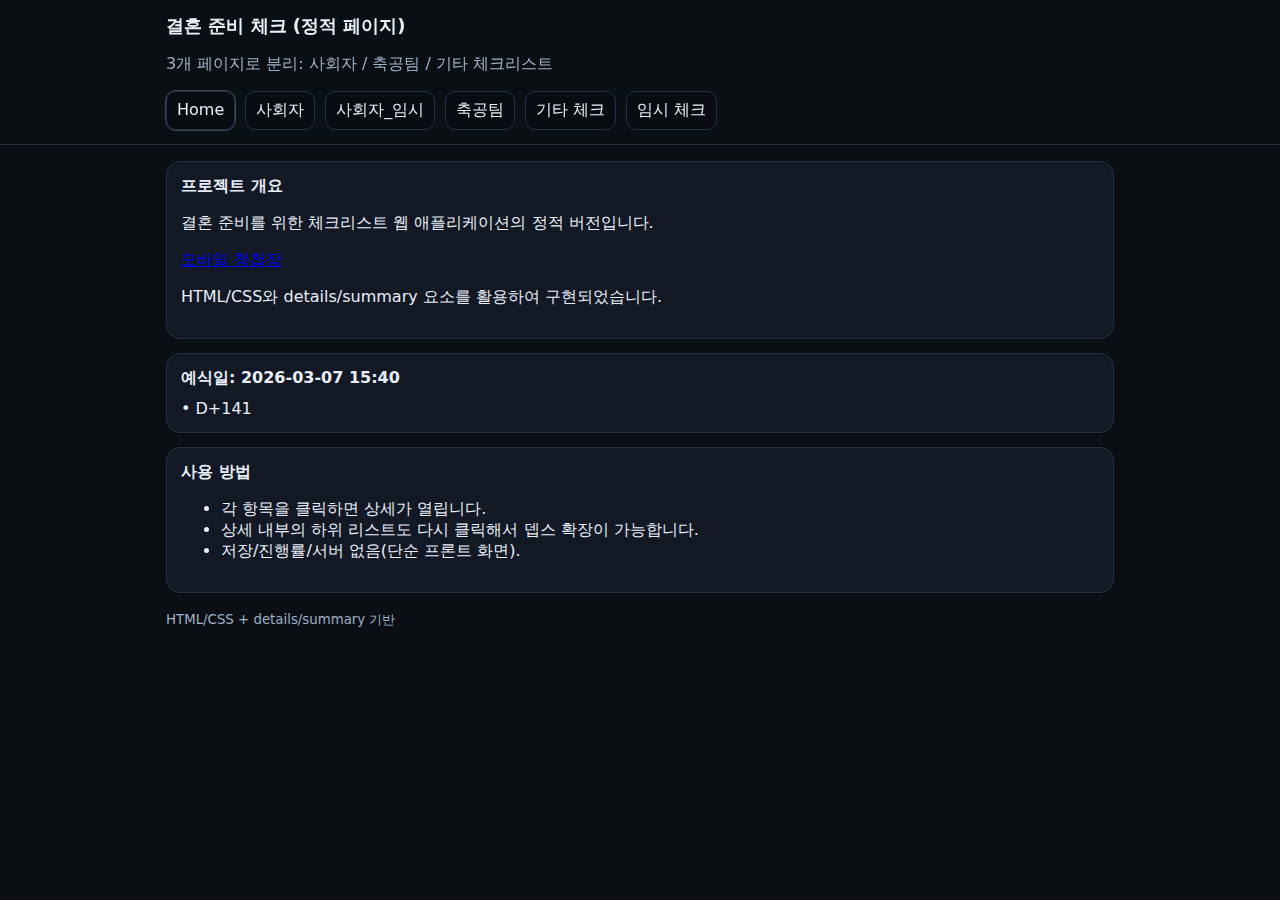
<file: index.html>
<!doctype html>
<html lang="ko">

<head>
  <meta charset="utf-8" />
  <meta name="viewport" content="width=device-width, initial-scale=1" />
  <title>결혼 준비 체크</title>
  <link rel="stylesheet" href="./styles.css" />
</head>

<body>
  <header class="topbar">
    <div class="topbar__inner">
      <h1>결혼 준비 체크 (정적 페이지)</h1>
      <p class="muted">3개 페이지로 분리: 사회자 / 축공팀 / 기타 체크리스트</p>
      <nav class="nav nav--scroll">

        <a class="active" href="./">Home</a>
        <a href="./mc.html">사회자</a>
        <a href="./mc_temp.html">사회자_임시</a>
        <a href="./performance.html">축공팀</a>
        <a href="./checklist.html">기타 체크</a>
        <a href="./temp_index.html">임시 체크</a>
      </nav>
    </div>
  </header>

  <main class="container">
    <section class="card">
      <h2>프로젝트 개요</h2>
      <p>결혼 준비를 위한 체크리스트 웹 애플리케이션의 정적 버전입니다.</p>
      <a href="https://mcard.itscard.co.kr/jaynhanna"> 모바일 청첩장 </a><br />
      <p>HTML/CSS와 details/summary 요소를 활용하여 구현되었습니다.</p>
    </section>
    <section class="card">
      <h2 id="weddingDateText" data-wedding-date="2026-03-07">예식일: 2026-03-07 15:40</h2>
      <span class="dot">•</span>
      <span id="ddayText">D-</span>
    </section>
    <section class="card">
      <h2>사용 방법</h2>
      <ul>
        <li>각 항목을 클릭하면 상세가 열립니다.</li>
        <li>상세 내부의 하위 리스트도 다시 클릭해서 뎁스 확장이 가능합니다.</li>
        <li>저장/진행률/서버 없음(단순 프론트 화면).</li>
      </ul>
    </section>
  </main>

  <footer class="footer">
    <small class="muted">HTML/CSS + details/summary 기반</small>
  </footer>
  <script src="./dday.js"></script>
</body>

</html>
</file>
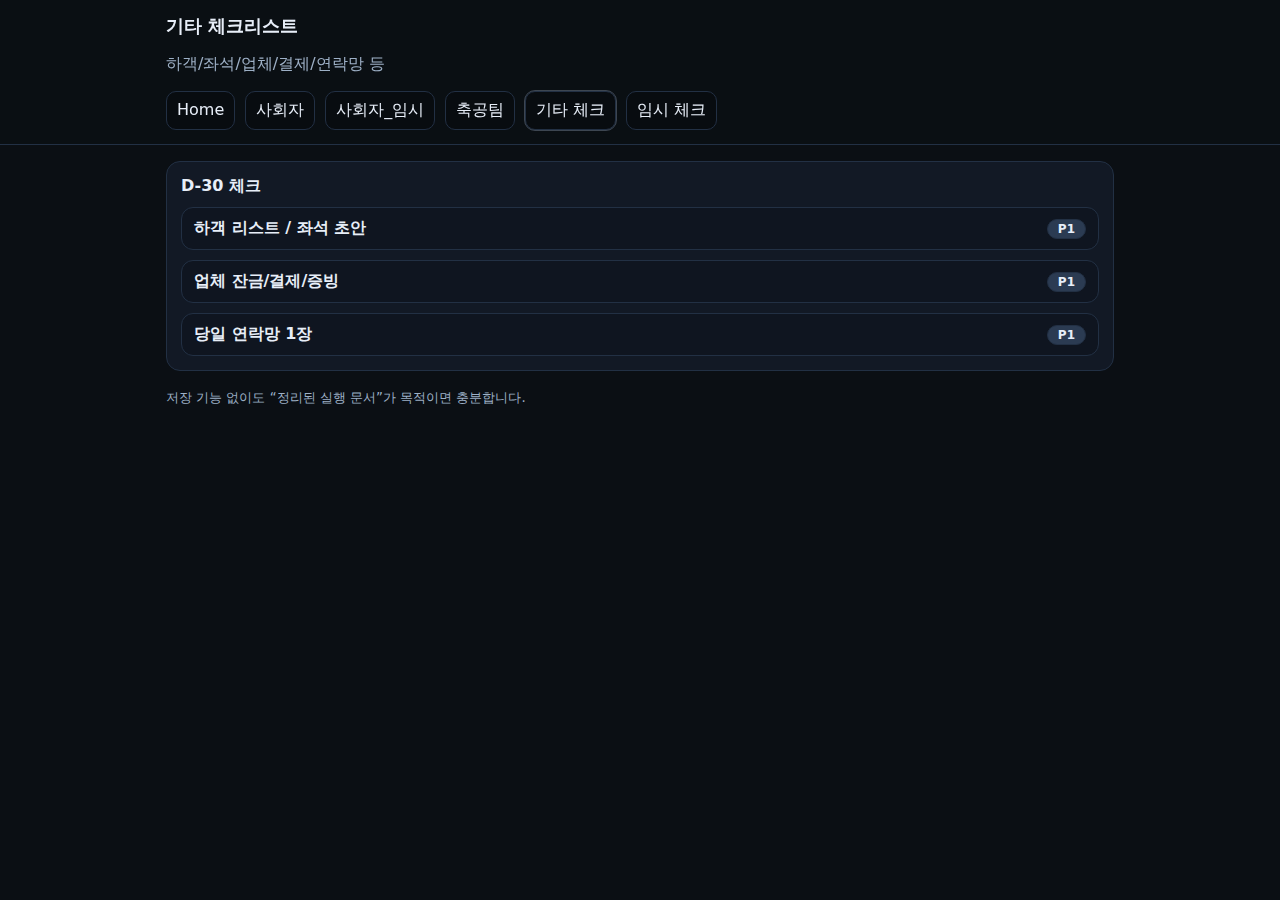
<file: checklist.html>
<!doctype html>
<html lang="ko">
<head>
  <meta charset="utf-8" />
  <meta name="viewport" content="width=device-width, initial-scale=1" />
  <title>기타 체크리스트</title>
  <link rel="stylesheet" href="./styles.css" />
</head>
<body>
  <header class="topbar">
    <div class="topbar__inner">
      <h1>기타 체크리스트</h1>
      <p class="muted">하객/좌석/업체/결제/연락망 등</p>
      <nav class="nav nav--scroll">
        <a href="./">Home</a>
        <a href="./mc.html">사회자</a>
        <a href="./mc_temp.html">사회자_임시</a>
        <a href="./performance.html">축공팀</a>
        <a class="active" href="./checklist.html">기타 체크</a>
        <a href="./temp_index.html">임시 체크</a>
      </nav>
    </div>
  </header>

  <main class="container">
    <section class="card">
      <h2>D-30 체크</h2>

      <ul class="tree">
        <li class="node">
          <details>
            <summary>
              <span class="title">하객 리스트 / 좌석 초안</span>
              <span class="tag">P1</span>
            </summary>
            <div class="detail">
              <ul class="tree child">
                <li class="node">
                  <details>
                    <summary>
                      <span class="title">명단(연락처 포함)</span>
                      <span class="tag">LIST</span>
                    </summary>
                    <div class="detail">
                      <p>가족/친구/직장 분류 + 누락 방지용 체크.</p>
                    </div>
                  </details>
                </li>
                <li class="node">
                  <details>
                    <summary>
                      <span class="title">특이사항(알레르기/유아/채식)</span>
                      <span class="tag">INFO</span>
                    </summary>
                    <div class="detail">
                      <p>식장에 전달 가능한 표 형태로 정리.</p>
                    </div>
                  </details>
                </li>
              </ul>
            </div>
          </details>
        </li>

        <li class="node">
          <details>
            <summary>
              <span class="title">업체 잔금/결제/증빙</span>
              <span class="tag">P1</span>
            </summary>
            <div class="detail">
              <ul>
                <li>잔금일/금액/입금 계좌/담당자</li>
                <li>현금영수증/세금계산서 등 증빙 방식</li>
                <li>당일 결제 항목 유무</li>
              </ul>
            </div>
          </details>
        </li>

        <li class="node">
          <details>
            <summary>
              <span class="title">당일 연락망 1장</span>
              <span class="tag">P1</span>
            </summary>
            <div class="detail">
              <p>사회자/음향/식장담당/사진/영상/축가/축공 핵심 연락처만.</p>
            </div>
          </details>
        </li>
      </ul>
    </section>
  </main>

  <footer class="footer">
    <small class="muted">저장 기능 없이도 “정리된 실행 문서”가 목적이면 충분합니다.</small>
  </footer>
</body>
</html>
</file>
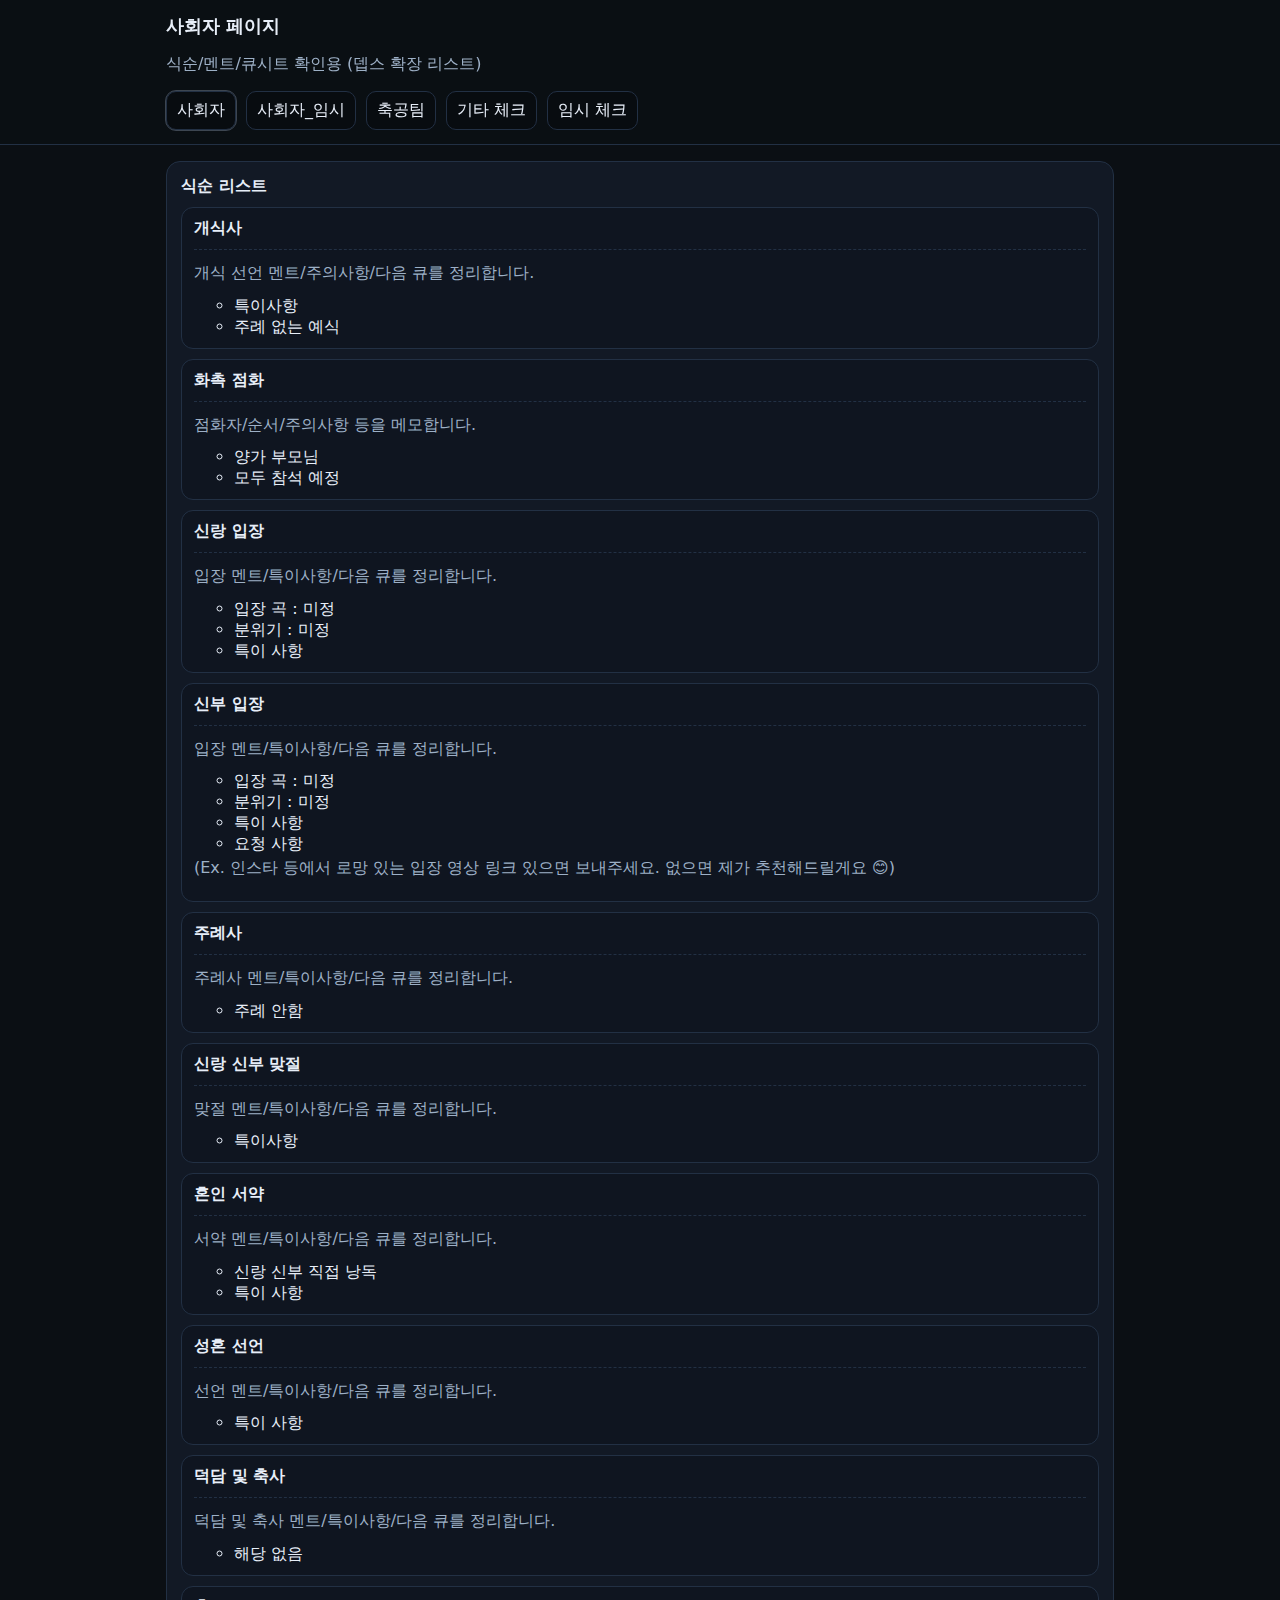
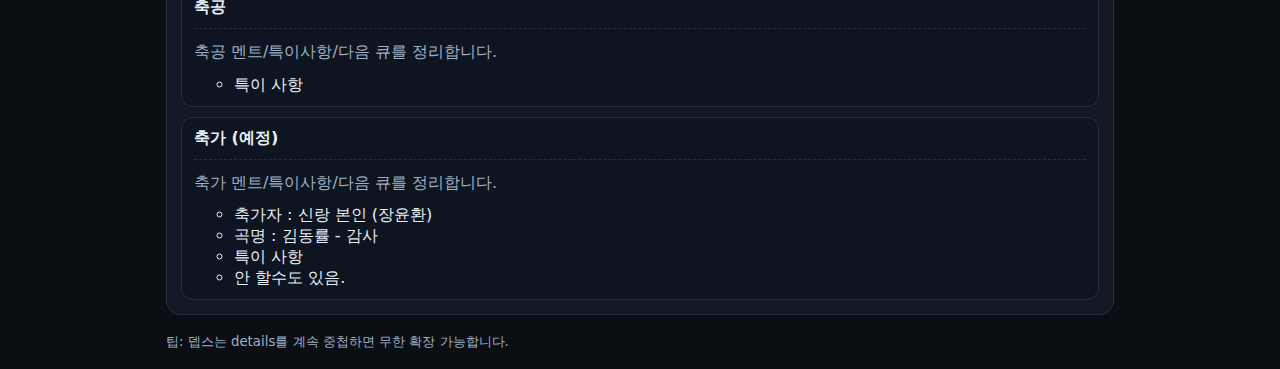
<file: mc.html>
<!doctype html>
<html lang="ko">

  <head>
    <meta charset="utf-8" />
    <meta name="viewport" content="width=device-width, initial-scale=1" />
    <title>사회자 페이지</title>
    <link rel="stylesheet" href="./styles.css" />
  </head>

  <body>
    <header class="topbar">
      <div class="topbar__inner">
        <h1>사회자 페이지</h1>
        <p class="muted">식순/멘트/큐시트 확인용 (뎁스 확장 리스트)</p>
        <nav class="nav">
          <a class="active" href="./mc.html">사회자</a>
          <a href="./mc_temp.html">사회자_임시</a>
          <a href="./performance.html">축공팀</a>
          <a href="./checklist.html">기타 체크</a>
          <a href="./temp_index.html">임시 체크</a>
        </nav>
      </div>
    </header>

    <main class="container">
      <section class="card">
        <h2>식순 리스트</h2>
        <ul class="tree">
          <!-- 뎁스 예시 -->

          <li class="node">
            <details>
              <summary>
                <span class="title">개식사</span>
              </summary>
            </details>

            <div class="detail">
              <p>개식 선언 멘트/주의사항/다음 큐를 정리합니다.</p>

              <ul>
                <li>특이사항</li>
                <li>주례 없는 예식</li>
              </ul>
            </div>

          </li>

          <li class="node">
            <details>
              <summary>
                <span class="title">화촉 점화</span>
              </summary>
            </details>

            <div class="detail">
              <p>점화자/순서/주의사항 등을 메모합니다.</p>
              <ul>
                <li>양가 부모님</li>
                <li>모두 참석 예정</li>
              </ul>
            </div>
          </li>

          <li class="node">
            <details>
              <summary>
                <span class="title">신랑 입장</span>
              </summary>
            </details>

            <div class="detail">
              <p>입장 멘트/특이사항/다음 큐를 정리합니다.</p>
              <ul>
                <li> 입장 곡 : 미정 </li>
                <li> 분위기 : 미정 </li>
                <li> 특이 사항 </li>
              </ul>
            </div>
          </li>

          <li class="node">
            <details>
              <summary>
                <span class="title">신부 입장</span>
              </summary>
            </details>

            <div class="detail">
              <p>입장 멘트/특이사항/다음 큐를 정리합니다.</p>
              <ul>
                <li> 입장 곡 : 미정 </li>
                <li> 분위기 : 미정 </li>
                <li> 특이 사항 </li>
                <li> 요청 사항 </li>
              </ul>
              <p> (Ex. 인스타 등에서 로망 있는 입장 영상 링크 있으면 보내주세요. 없으면 제가 추천해드릴게요 😊)</p>
            </div>
          </li>
          <li class="node">
            <details>
              <summary>
                <span class="title">주례사</span>
              </summary>
            </details>

            <div class="detail">
              <p>주례사 멘트/특이사항/다음 큐를 정리합니다.</p>
              <ul>
                <li> 주례 안함</li>
              </ul>
            </div>
          </li>

          <li class="node">
            <details>
              <summary>
                <span class="title">신랑 신부 맞절</span>
              </summary>
            </details>

            <div class="detail">
              <p>맞절 멘트/특이사항/다음 큐를 정리합니다.</p>
              <ul>
                <li> 특이사항 </li>
              </ul>
            </div>
          </li>
          <li class="node">
            <details>
              <summary>
                <span class="title">혼인 서약</span>
              </summary>
            </details>

            <div class="detail">
              <p>서약 멘트/특이사항/다음 큐를 정리합니다.</p>
              <ul>
                <li> 신랑 신부 직접 낭독 </li>
                <li> 특이 사항 </li>
              </ul>
            </div>
          </li>

          <li class="node">
            <details>
              <summary>
                <span class="title"> 성혼 선언 </span>
              </summary>
            </details>

            <div class="detail">
              <p>선언 멘트/특이사항/다음 큐를 정리합니다.</p>
              <ul>
                <li> 특이 사항 </li>
              </ul>
            </div>
          </li>
          <li class="node">
            <details>
              <summary>
                <span class="title">덕담 및 축사</span>
              </summary>
            </details>

            <div class="detail">
              <p>덕담 및 축사 멘트/특이사항/다음 큐를 정리합니다.</p>
              <ul>
                <li> 해당 없음 </li>
              </ul>
            </div>
          </li>

          <li class="node">
            <details>
              <summary>
                <span class="title">축공</span>
              </summary>
            </details>

            <div class="detail">
              <p>축공 멘트/특이사항/다음 큐를 정리합니다.</p>
              <ul>
                <li> 특이 사항 </li>
              </ul>
            </div>
          </li>

          <li class="node">
            <details>
              <summary>
                <span class="title">축가 (예정)</span>
              </summary>
            </details>

            <div class="detail">
              <p>축가 멘트/특이사항/다음 큐를 정리합니다.</p>
              <ul>
                <li> 축가자 : 신랑 본인 (장윤환) </li>
                <li> 곡명 : 김동률 - 감사 </li>
                <li> 특이 사항 </li>
                <li> 안 할수도 있음. </li>
              </ul>
            </div>
          </li>
        </ul>
      </section>
    </main>

    <footer class="footer">
      <small class="muted">팁: 뎁스는 details를 계속 중첩하면 무한 확장 가능합니다.</small>
    </footer>
  </body>

</html>
</file>
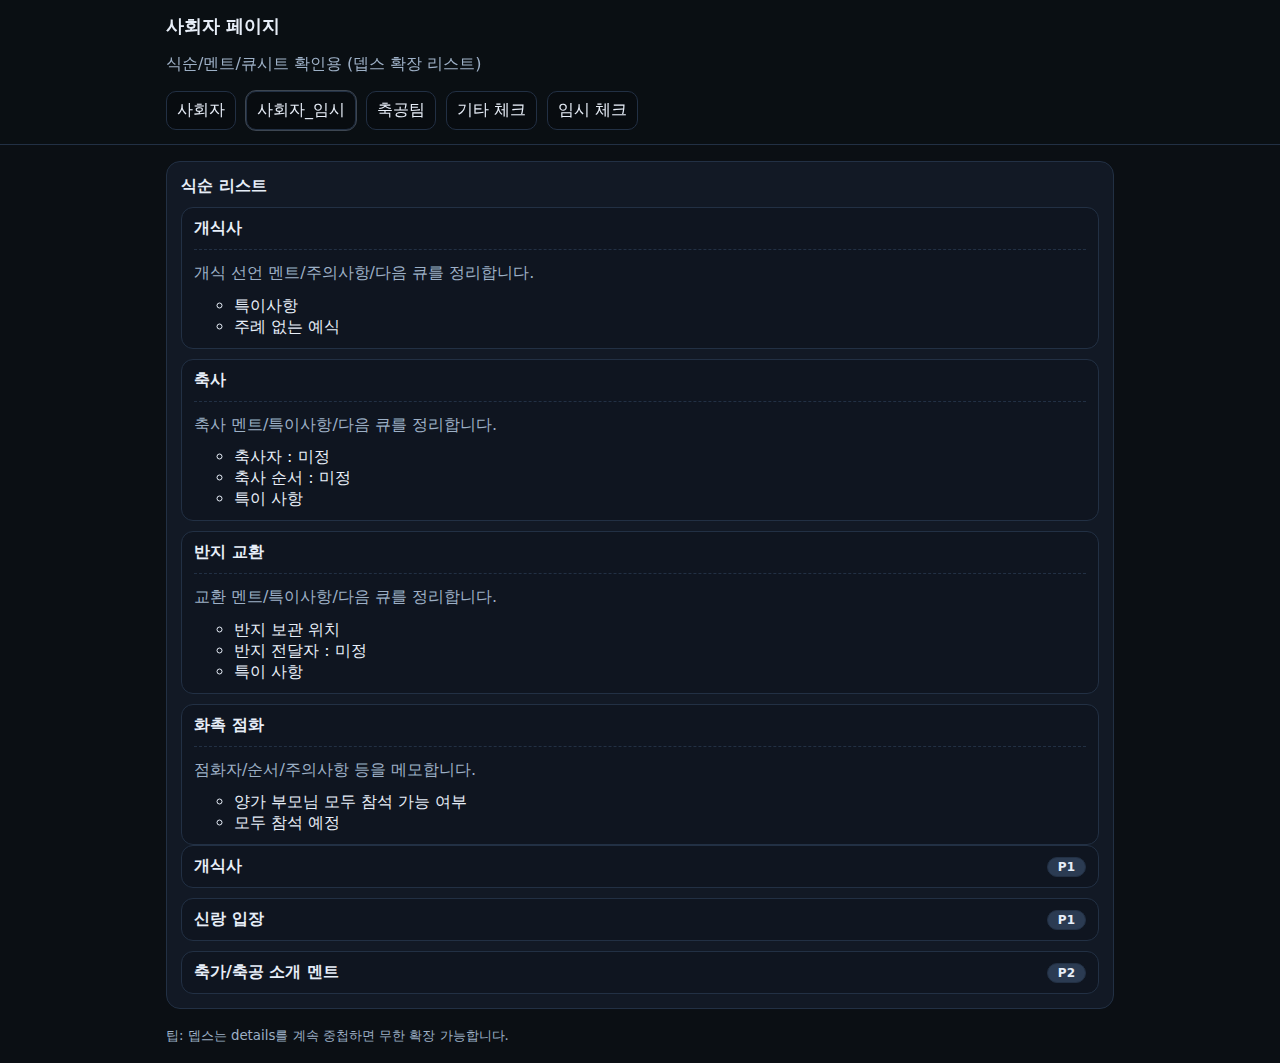
<file: mc_temp.html>
<!doctype html>
<html lang="ko">

  <head>
    <meta charset="utf-8" />
    <meta name="viewport" content="width=device-width, initial-scale=1" />
    <title>사회자 페이지</title>
    <link rel="stylesheet" href="./styles.css" />
  </head>

  <body>
    <header class="topbar">
      <div class="topbar__inner">
        <h1>사회자 페이지</h1>
        <p class="muted">식순/멘트/큐시트 확인용 (뎁스 확장 리스트)</p>
        <nav class="nav">
          <a href="./mc.html">사회자</a>
          <a class="active" href="./mc_temp.html">사회자_임시</a>
          <a href="./performance.html">축공팀</a>
          <a href="./checklist.html">기타 체크</a>
          <a href="./temp_index.html">임시 체크</a>
        </nav>
      </div>
    </header>

    <main class="container">
      <section class="card">
        <h2>식순 리스트</h2>
        <ul class="tree">
          <!-- 뎁스 예시 -->

          <li class="node">
            <details>
              <summary>
                <span class="title">개식사</span>
              </summary>
            </details>

            <div class="detail">
              <p>개식 선언 멘트/주의사항/다음 큐를 정리합니다.</p>

              <ul>
                <li>특이사항</li>
                <li>주례 없는 예식</li>
              </ul>
            </div>

          </li>

          <li class="node">
            <details>
              <summary>
                <span class="title">축사</span>
              </summary>
            </details>

            <div class="detail">
              <p>축사 멘트/특이사항/다음 큐를 정리합니다.</p>
              <ul>
                <li> 축사자 : 미정 </li>
                <li> 축사 순서 : 미정 </li>
                <li> 특이 사항 </li>
              </ul>
            </div>
          </li>

          <li class="node">
            <details>
              <summary>
                <span class="title">반지 교환</span>
              </summary>
            </details>

            <div class="detail">
              <p>교환 멘트/특이사항/다음 큐를 정리합니다.</p>
              <ul>
                <li> 반지 보관 위치 </li>
                <li> 반지 전달자 : 미정 </li>
                <li> 특이 사항 </li>
              </ul>
            </div>
          </li>
          <li class="node">
            <details>
              <summary>
                <span class="title">화촉 점화</span>
              </summary>
            </details>

            <div class="detail">
              <p>점화자/순서/주의사항 등을 메모합니다.</p>
              <ul>

                <li>양가 부모님 모두 참석 가능 여부</li>
                <li>모두 참석 예정</li>
              </ul>

              <!-- <ul>
                <li>점화자 대기 위치</li>
                <li>점화 시 안전 주의</li>
                <li>점화자: 신랑 어머니 → 신부 어머니</li>
                <li>주의사항: 촛불 다 꺼졌는지 확인</li>
              </ul> -->

            </div>
        </ul>

        <ul class="tree">
          <!-- 1뎁스 -->
          <li class="node">
            <details>
              <summary>
                <span class="title">개식사</span>
                <span class="tag">P1</span>
              </summary>

              <div class="detail">
                <p>개식 선언 멘트/주의사항/다음 큐를 정리합니다.</p>

                <!-- 2뎁스 -->
                <ul class="tree child">
                  <li class="node">
                    <details>
                      <summary>
                        <span class="title">멘트(기본)</span>
                        <span class="tag">SCRIPT</span>
                      </summary>
                      <div class="detail">
                        <p>예시(수정해서 사용): “지금부터 신랑 ○○, 신부 ○○의 결혼식을 시작하겠습니다.”</p>

                        <!-- 3뎁스 -->
                        <ul class="tree child">
                          <li class="node">
                            <details>
                              <summary>
                                <span class="title">주의사항(발음/호칭)</span>
                                <span class="tag">CHECK</span>
                              </summary>
                              <div class="detail">
                                <ul>
                                  <li>부모님 호칭/성함 발음 재확인</li>
                                  <li>소개할 주요 인물 이름 표기</li>
                                  <li>멘트 길이(지연 시 축약 버전 준비)</li>
                                </ul>
                              </div>
                            </details>
                          </li>
                        </ul>
                      </div>
                    </details>
                  </li>

                  <li class="node">
                    <details>
                      <summary>
                        <span class="title">다음 큐(입장 연결)</span>
                        <span class="tag">CUE</span>
                      </summary>
                      <div class="detail">
                        <ul>
                          <li>신랑 입장 타이밍</li>
                          <li>BGM 시작 시점</li>
                          <li>사진/영상 촬영 신호(필요 시)</li>
                        </ul>
                      </div>
                    </details>
                  </li>
                </ul>
              </div>
            </details>
          </li>

          <li class="node">
            <details>
              <summary>
                <span class="title">신랑 입장</span>
                <span class="tag">P1</span>
              </summary>
              <div class="detail">
                <ul class="tree child">
                  <li class="node">
                    <details>
                      <summary>
                        <span class="title">BGM 큐</span>
                        <span class="tag">AUDIO</span>
                      </summary>
                      <div class="detail">
                        <p>파일명/볼륨/페이드 정책을 적어두세요.</p>
                      </div>
                    </details>
                  </li>
                  <li class="node">
                    <details>
                      <summary>
                        <span class="title">동선 안내</span>
                        <span class="tag">MAP</span>
                      </summary>
                      <div class="detail">
                        <p>입장 위치/정지 지점/퇴장 위치 등.</p>
                      </div>
                    </details>
                  </li>
                </ul>
              </div>
            </details>
          </li>

          <li class="node">
            <details>
              <summary>
                <span class="title">축가/축공 소개 멘트</span>
                <span class="tag">P2</span>
              </summary>
              <div class="detail">
                <p>축가자/축공팀 소개 문장 + 마이크/무대 안내 포함.</p>
              </div>
            </details>
          </li>

        </ul>
      </section>
    </main>

    <footer class="footer">
      <small class="muted">팁: 뎁스는 details를 계속 중첩하면 무한 확장 가능합니다.</small>
    </footer>
  </body>

</html>
</file>
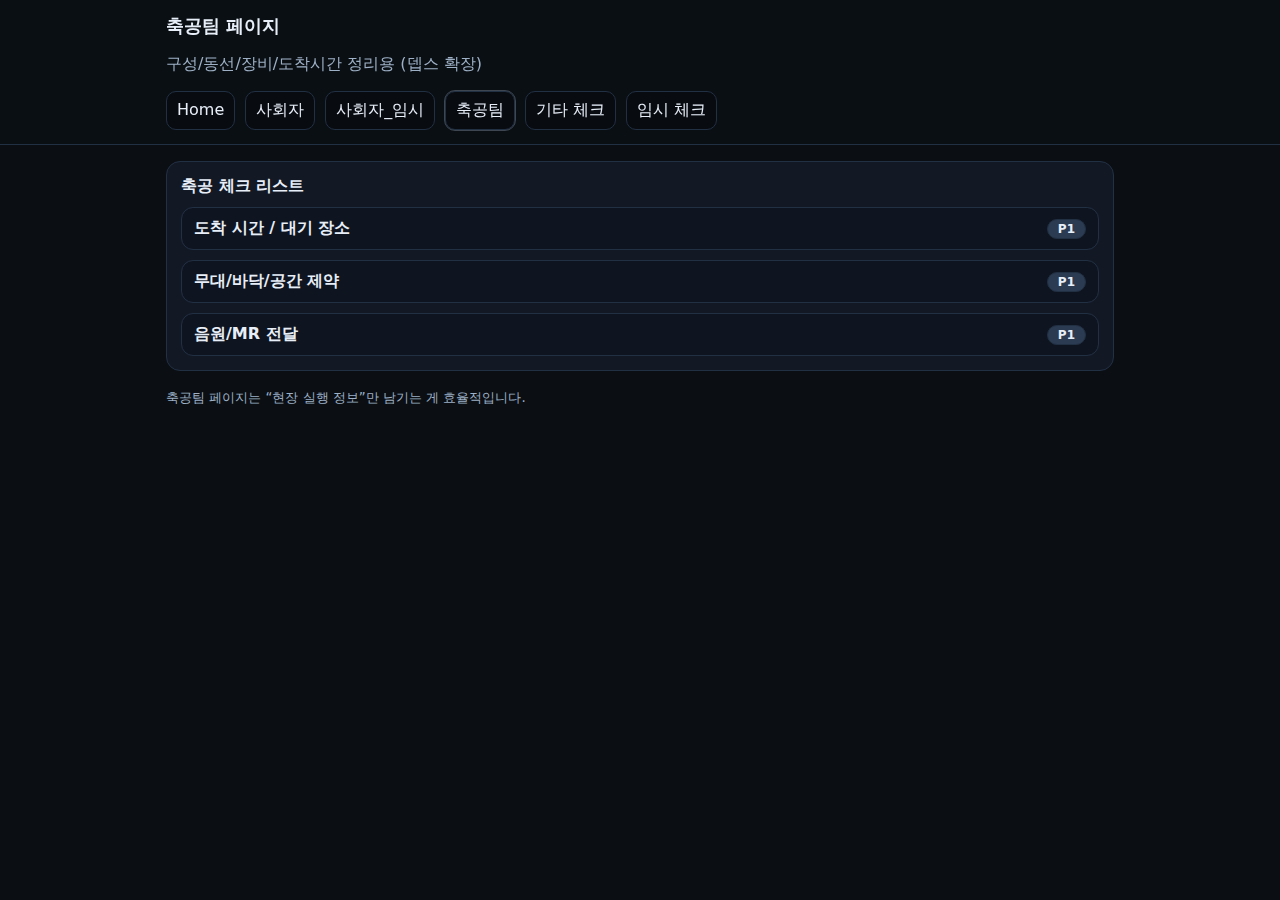
<file: performance.html>
<!doctype html>
<html lang="ko">
<head>
  <meta charset="utf-8" />
  <meta name="viewport" content="width=device-width, initial-scale=1" />
  <title>축공팀 페이지</title>
  <link rel="stylesheet" href="./styles.css" />
</head>
<body>
  <header class="topbar">
    <div class="topbar__inner">
      <h1>축공팀 페이지</h1>
      <p class="muted">구성/동선/장비/도착시간 정리용 (뎁스 확장)</p>
      <nav class="nav nav--scroll">
        <a href="./">Home</a>
        <a href="./mc.html">사회자</a>
        <a href="./mc_temp.html">사회자_임시</a>
        <a class="active" href="./performance.html">축공팀</a>
        <a href="./checklist.html">기타 체크</a>
        <a href="./temp_index.html">임시 체크</a>
      </nav>
    </div>
  </header>

  <main class="container">
    <section class="card">
      <h2>축공 체크 리스트</h2>

      <ul class="tree">
        <li class="node">
          <details>
            <summary>
              <span class="title">도착 시간 / 대기 장소</span>
              <span class="tag">P1</span>
            </summary>
            <div class="detail">
              <ul class="tree child">
                <li class="node">
                  <details>
                    <summary>
                      <span class="title">도착 기준</span>
                      <span class="tag">TIME</span>
                    </summary>
                    <div class="detail">
                      <p>권장: 예식 시작 60~90분 전. 리허설 가능 시간 포함.</p>
                    </div>
                  </details>
                </li>
                <li class="node">
                  <details>
                    <summary>
                      <span class="title">대기 동선</span>
                      <span class="tag">MAP</span>
                    </summary>
                    <div class="detail">
                      <p>대기실/무대 진입 경로, 이동 중 충돌 포인트 메모.</p>
                    </div>
                  </details>
                </li>
              </ul>
            </div>
          </details>
        </li>

        <li class="node">
          <details>
            <summary>
              <span class="title">무대/바닥/공간 제약</span>
              <span class="tag">P1</span>
            </summary>
            <div class="detail">
              <ul>
                <li>바닥 미끄럼/구두/회전 동작 위험</li>
                <li>무대 크기, 기둥/장식물 간섭</li>
                <li>객석과의 거리(동선 안전)</li>
              </ul>
            </div>
          </details>
        </li>

        <li class="node">
          <details>
            <summary>
              <span class="title">음원/MR 전달</span>
              <span class="tag">P1</span>
            </summary>
            <div class="detail">
              <ul class="tree child">
                <li class="node">
                  <details>
                    <summary>
                      <span class="title">파일 규격</span>
                      <span class="tag">AUDIO</span>
                    </summary>
                    <div class="detail">
                      <p>mp3 320kbps 등으로 통일 + USB/클라우드 백업.</p>
                    </div>
                  </details>
                </li>
                <li class="node">
                  <details>
                    <summary>
                      <span class="title">시작 타이밍</span>
                      <span class="tag">CUE</span>
                    </summary>
                    <div class="detail">
                      <p>사회자 멘트 종료 후 즉시 / 3초 후 등 정확히 명시.</p>
                    </div>
                  </details>
                </li>
              </ul>
            </div>
          </details>
        </li>
      </ul>
    </section>
  </main>

  <footer class="footer">
    <small class="muted">축공팀 페이지는 “현장 실행 정보”만 남기는 게 효율적입니다.</small>
  </footer>
</body>
</html>
</file>
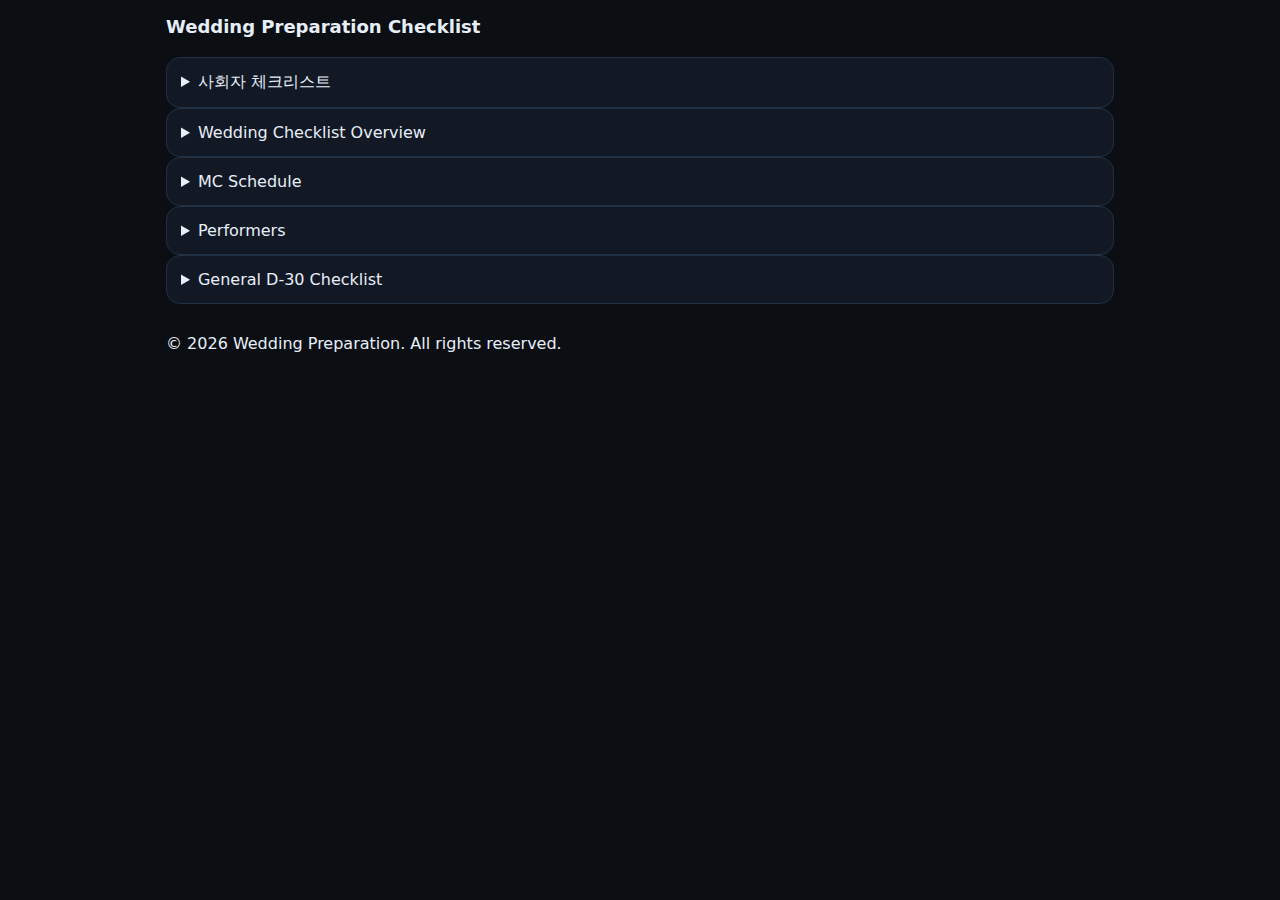
<file: temp_index.html>
<!DOCTYPE html>
<html lang="ko">
<head>
    <meta charset="UTF-8">
    <meta name="viewport" content="width=device-width, initial-scale=1.0">
    <title>Wedding Checklist</title>
    <link rel="stylesheet" href="styles.css">
</head>
<body>
    <div class="container">
        <header>
            <h1>Wedding Preparation Checklist</h1>
        </header>

        <main>
            <section class="card">
                <details>
                    <summary>사회자 체크리스트</summary>
                    <p>차도 체크 리스트</p>
                    <ol class="checklist">
                        <li>
                            <ol class="checklist">
                                <li>사회자 도착 및 리허설 확인</li>
                                <li>음향 장비 점검</li>
                                <li>타임라인 및 스크립트 검토</li>
                                <li>신랑 신부 및 주요 인물과 인사</li>
                                <li>비상 연락처 확인</li>
                            </ol>
                        </li>
                        <li>오프닝 멘트 및 환영 인사</li>
                        <li>신랑 신부 소개</li>
                        <li>예식 진행</li>
                        <li>건배 제의 및 축사</li>
                        <li>첫 춤 안내</li>
                        <li>케이크 커팅 세리머니</li>
                        <li>부케 토스</li>
                        <li>마무리 멘트</li>
                    </ol>
                </details>
            </section>
            <section class="card">
                <details>
                    <summary>Wedding Checklist Overview</summary>
                    <p>This checklist is designed to help you stay organized and ensure that all aspects of your wedding are covered. Each section contains specific tasks and items to consider as you plan your special day.</p>
                </details>
            </section>
            <!-- MC Schedule Section -->
            <section class="card">
                <details>
                    <summary>MC Schedule</summary>
                    <ol class="checklist">
                        <li>Opening remarks and welcome</li>
                        <li>Introduction of bride and groom</li>
                        <li>Ceremony proceedings</li>
                        <li>Toast and speeches</li>
                        <li>First dance announcement</li>
                        <li>Cake cutting ceremony</li>
                        <li>Bouquet toss</li>
                        <li>Closing remarks</li>
                    </ol>
                </details>
            </section>

            <!-- Performers Section -->
            <section class="card">
                <details>
                    <summary>Performers</summary>
                    <ul class="checklist">
                        <li>Vocalist for ceremony entrance</li>
                        <li>String quartet for cocktail hour</li>
                        <li>DJ for reception</li>
                        <li>Live band for special performances</li>
                        <li>Pianist for dinner service</li>
                    </ul>
                </details>
            </section>

            <!-- General D-30 Section -->
            <section class="card">
                <details>
                    <summary>General D-30 Checklist</summary>
                    <ul class="checklist">
                        <li>Confirm final guest count</li>
                        <li>Review seating arrangements</li>
                        <li>Finalize menu selections</li>
                        <li>Confirm vendor contracts and payments</li>
                        <li>Prepare wedding day timeline</li>
                        <li>Schedule final dress fitting</li>
                        <li>Arrange wedding rehearsal</li>
                        <li>Prepare wedding favors</li>
                        <li>Confirm transportation arrangements</li>
                        <li>Pack emergency kit</li>
                        <li>Confirm honeymoon reservations</li>
                        <li>Delegate day-of responsibilities</li>
                    </ul>
                </details>
            </section>

            <!-- Audio Section -->
            <!-- <section class="card">
                <details open>
                    <summary>Audio Playlist</summary>
                    <div class="audio-list">
                        <div class="audio-item">
                            <div class="audio-info">
                                <h3>Ceremony Entrance</h3>
                                <p>Beautiful classical piece for the bride's entrance</p>
                            </div>
                            <audio controls>
                                <source src="./assets/audio/ceremony-entrance.mp3" type="audio/mpeg">
                                Your browser does not support the audio element.
                            </audio>
                            <a href="./assets/audio/ceremony-entrance.mp3" download class="download-btn">Download</a>
                        </div>

                        <div class="audio-item">
                            <div class="audio-info">
                                <h3>First Dance</h3>
                                <p>Romantic song for the couple's first dance</p>
                            </div>
                            <audio controls>
                                <source src="./assets/audio/first-dance.mp3" type="audio/mpeg">
                                Your browser does not support the audio element.
                            </audio>
                            <a href="./assets/audio/first-dance.mp3" download class="download-btn">Download</a>
                        </div>

                        <div class="audio-item">
                            <div class="audio-info">
                                <h3>Reception Music</h3>
                                <p>Upbeat track for celebration and dancing</p>
                            </div>
                            <audio controls>
                                <source src="./assets/audio/reception-music.mp3" type="audio/mpeg">
                                Your browser does not support the audio element.
                            </audio>
                            <a href="./assets/audio/reception-music.mp3" download class="download-btn">Download</a>
                        </div>

                        <div class="audio-item">
                            <div class="audio-info">
                                <h3>Cake Cutting</h3>
                                <p>Fun and festive music for the cake cutting ceremony</p>
                            </div>
                            <audio controls>
                                <source src="./assets/audio/cake-cutting.mp3" type="audio/mpeg">
                                Your browser does not support the audio element.
                            </audio>
                            <a href="./assets/audio/cake-cutting.mp3" download class="download-btn">Download</a>
                        </div>

                        <div class="audio-item">
                            <div class="audio-info">
                                <h3>Exit Song</h3>
                                <p>Joyful music for the couple's grand exit</p>
                            </div>
                            <audio controls>
                                <source src="./assets/audio/exit-song.mp3" type="audio/mpeg">
                                Your browser does not support the audio element.
                            </audio>
                            <a href="./assets/audio/exit-song.mp3" download class="download-btn">Download</a>
                        </div>
                    </div>
                </details>
            </section> -->
        </main>

        <footer>
            <p>&copy; 2026 Wedding Preparation. All rights reserved.</p>
        </footer>
    </div>
</body>
</html>
</file>
<file: styles.css>
:root{
  --bg:#0b0f14;
  --card:#121925;
  --text:#e7eef8;
  --muted:#9db0c6;
  --line:#223044;
  --tag:#2b3b52;
}

*{ box-sizing:border-box; }
body{
  margin:0;
  font-family: system-ui, -apple-system, Segoe UI, Roboto, "Noto Sans KR", Arial, sans-serif;
  background: var(--bg);
  color: var(--text);
}

.topbar{
  position: sticky;
  top:0;
  background: rgba(11,15,20,0.92);
  backdrop-filter: blur(10px);
  border-bottom:1px solid var(--line);
}

.topbar__inner{
  max-width: 980px;
  margin: 0 auto;
  padding: 14px 16px;
}

h1{ margin:0 0 6px 0; font-size: 18px; }
h2{ margin:0 0 10px 0; font-size: 16px; }

.muted{ color: var(--muted); }

.nav{
  display:flex;
  gap:10px;
  flex-wrap:wrap;
  margin-top:10px;
}
.nav a{
  text-decoration:none;
  color: var(--text);
  border:1px solid var(--line);
  background: rgba(0,0,0,0.15);
  padding: 8px 10px;
  border-radius: 10px;
}
.nav a.active{
  outline: 1px solid rgba(157,176,198,0.35);
}

.container{
  max-width: 980px;
  margin: 0 auto;
  padding: 16px;
  display:flex;
  flex-direction:column;
  gap:14px;
}

.card{
  background: var(--card);
  border:1px solid var(--line);
  border-radius: 14px;
  padding: 14px;
}

/* 트리(뎁스) 리스트 */
.tree{
  list-style: none;
  margin: 0;
  padding: 0;
  display:flex;
  flex-direction:column;
  gap:10px;
}

/* 각 노드 */
.node{
  border:1px solid var(--line);
  border-radius: 12px;
  background: rgba(0,0,0,0.12);
  padding: 10px 12px;
}

/* details/summary를 클릭 영역으로 */
.node details > summary{
  cursor:pointer;
  list-style:none;
  display:flex;
  align-items:center;
  justify-content:space-between;
  gap:12px;
  font-weight: 700;
}
.node details > summary::-webkit-details-marker{ display:none; }

.node details[open]{
  outline: 1px solid rgba(157,176,198,0.35);
}

/* 포커스(키보드 접근성) */
.node summary:focus{
  outline: 2px solid rgba(231,238,248,0.25);
  outline-offset: 4px;
  border-radius: 10px;
}

.title{ flex:1; }

.tag{
  font-size: 12px;
  padding: 2px 10px;
  border-radius: 999px;
  background: var(--tag);
  border: 1px solid var(--line);
  color: var(--text);
  white-space: nowrap;
}

/* 상세 영역 */
.detail{
  margin-top: 10px;
  padding-top: 10px;
  border-top: 1px dashed var(--line);
}
.detail p{ margin: 0 0 10px 0; color: var(--muted); line-height:1.6; }

/* 하위 트리 들여쓰기 + 라인 느낌 */
.child{
  margin-top: 10px;
  padding-left: 14px;
  border-left: 2px solid rgba(34,48,68,0.8);
}

.footer{
  max-width:980px;
  margin: 0 auto;
  padding: 0 16px 18px;
}

@media (max-width: 720px){
  .nav a{ width: 100%; text-align:center; }
}
</file>
